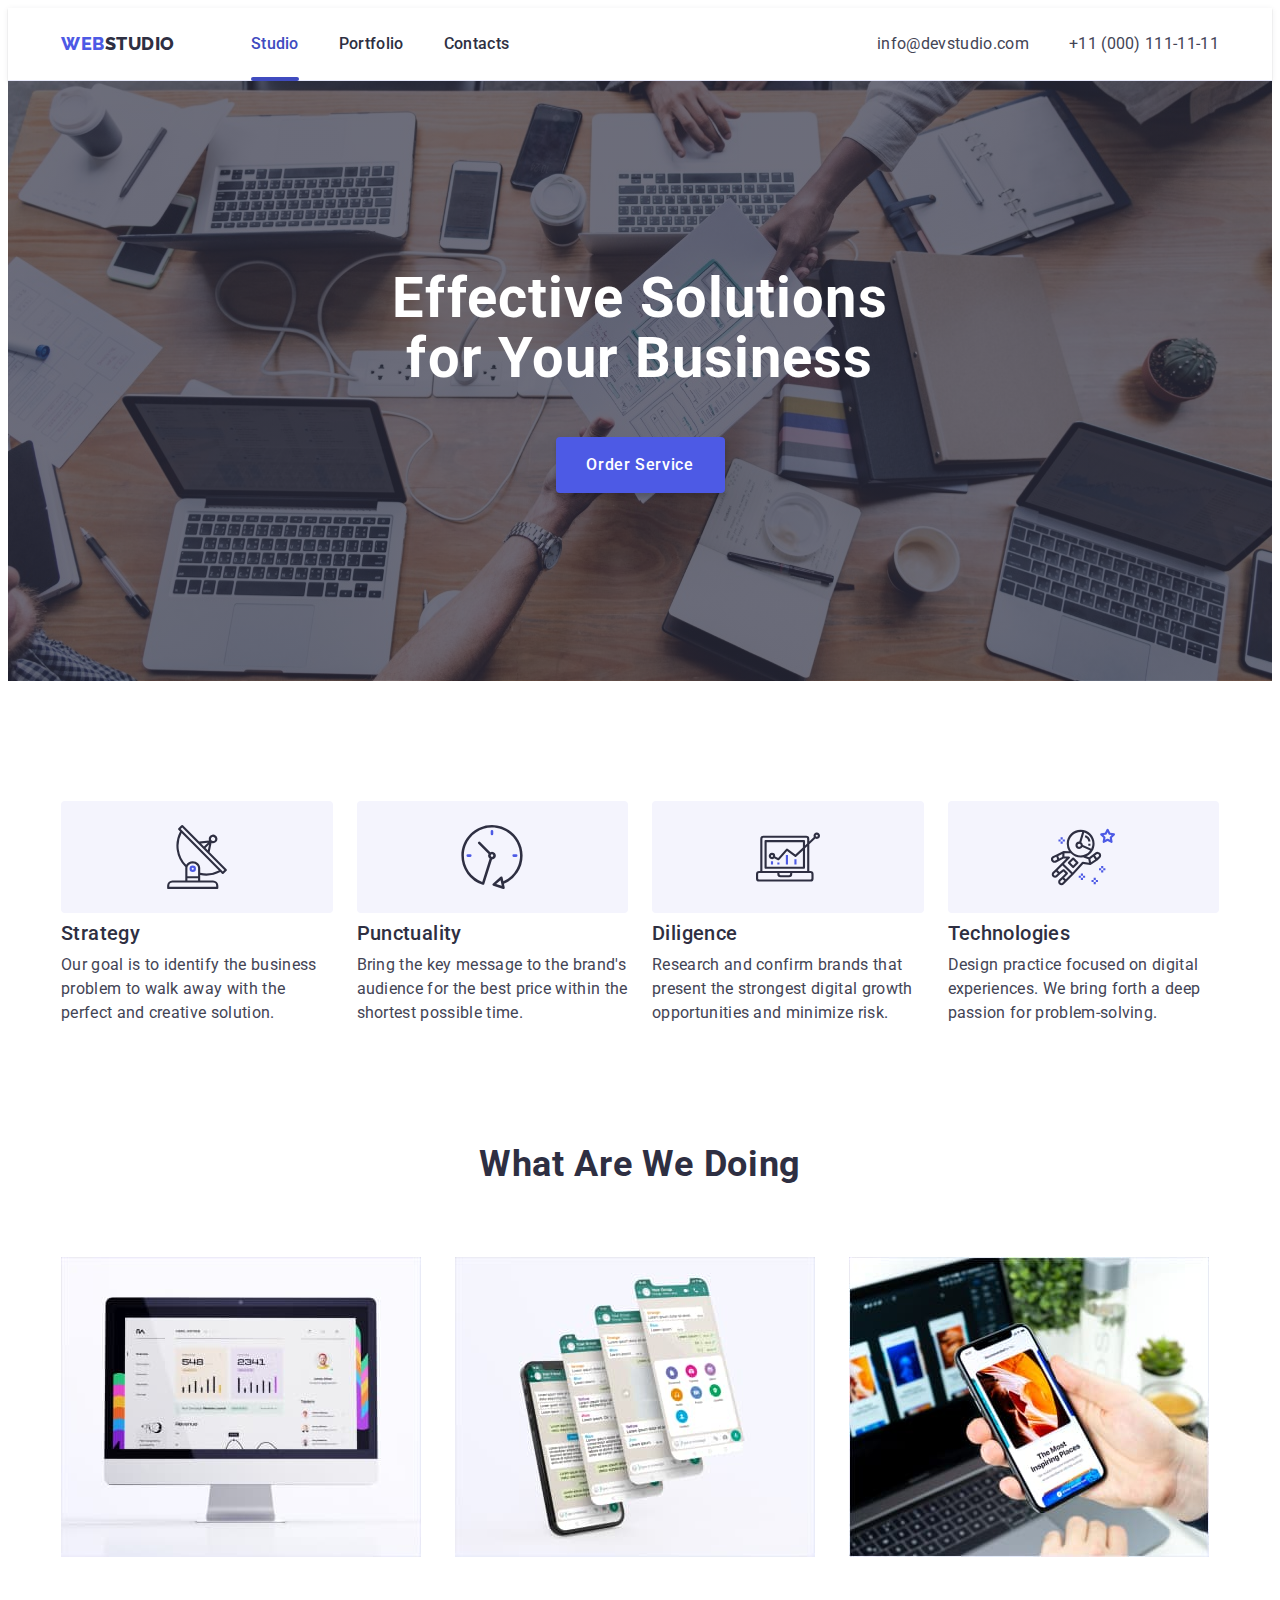
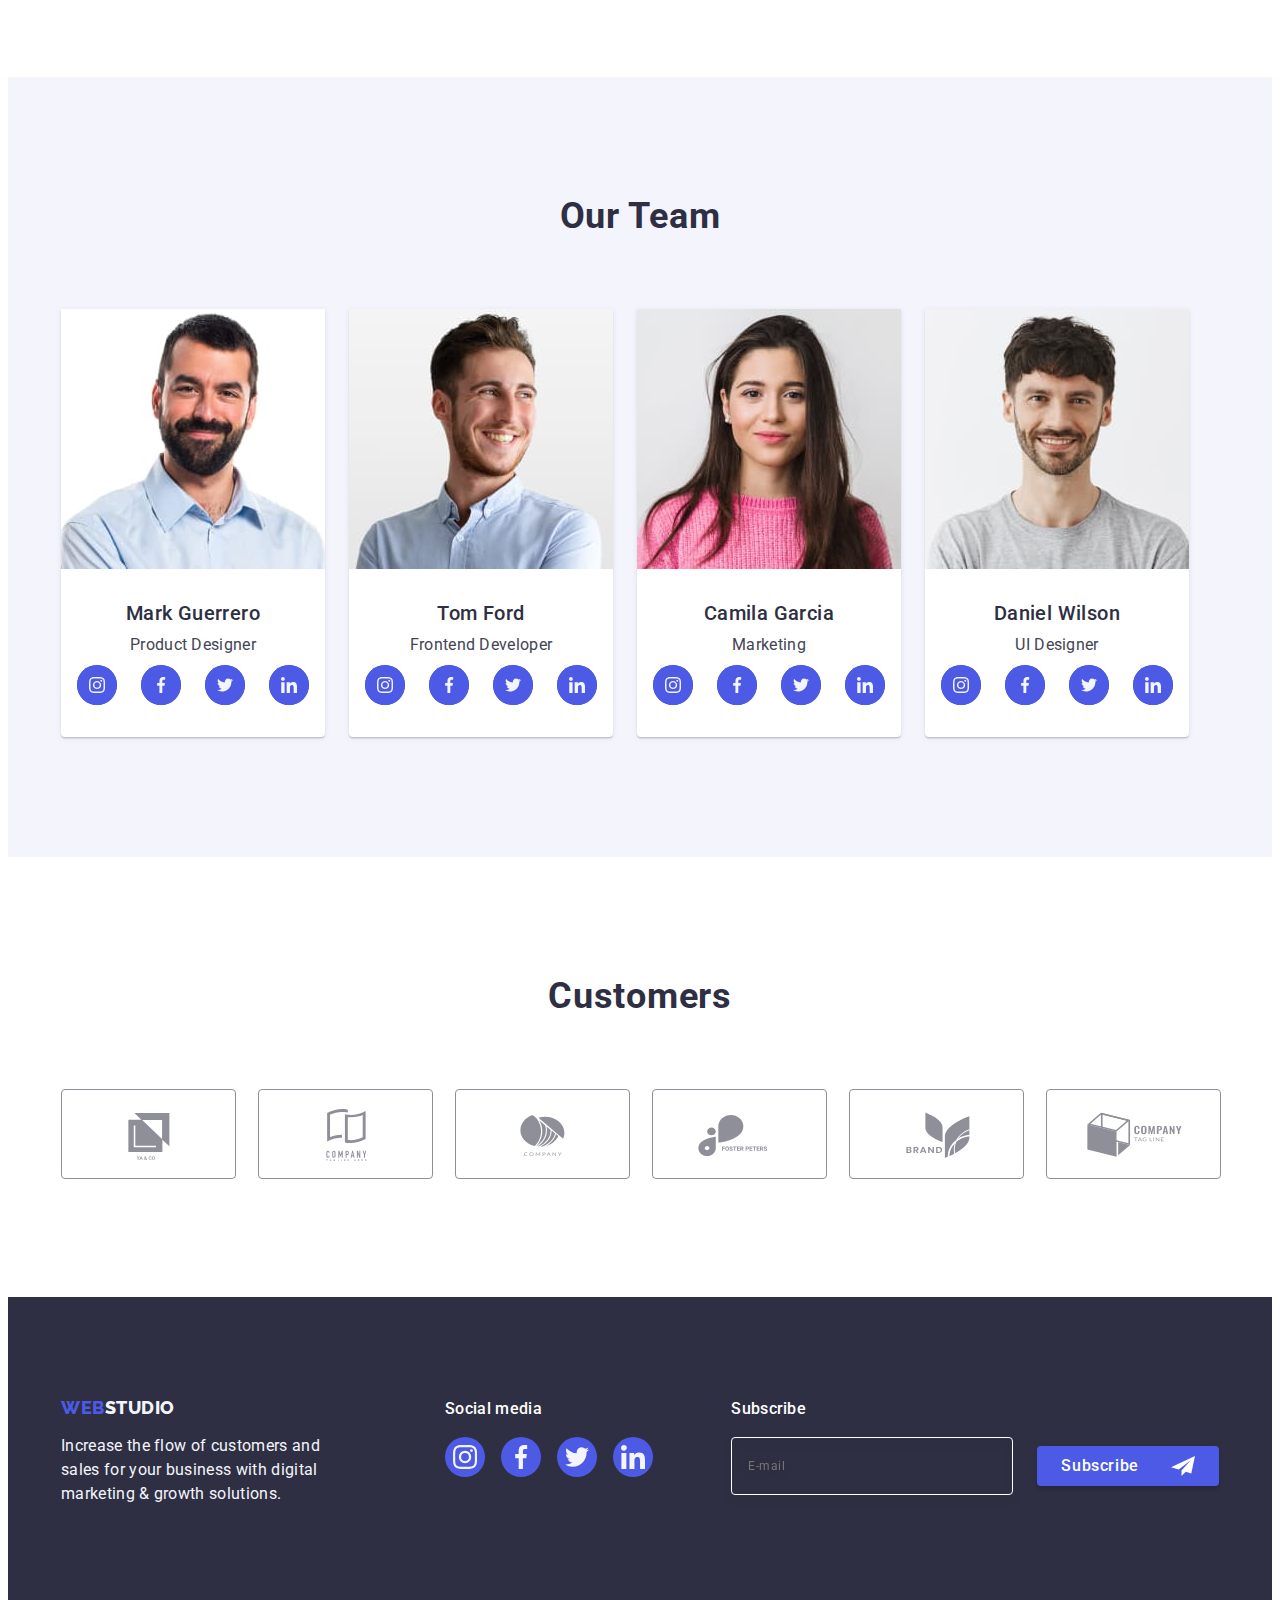
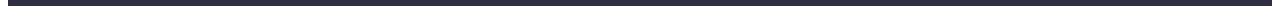
<file: index.html>
<!DOCTYPE html>
<html lang="en">
  <head>
    <meta charset="UTF-8" />
    <meta http-equiv="X-UA-Compatible" content="IE=edge" />
    <meta name="viewport" content="width=device-width, initial-scale=1.0" />
    <title>WEBSTUDIO</title>
    <link rel="preconnect" href="https://fonts.googleapis.com" />
    <link rel="preconnect" href="https://fonts.gstatic.com" crossorigin />
    <link
      href="https://fonts.googleapis.com/css2?family=Raleway:wght@800&family=Roboto:wght@400;500;700;900&display=swap"
      rel="stylesheet"
    />
    <link
      rel="stylesheet"
      href="https://cdnjs.cloudflare.com/ajax/libs/modern-normalize/2.0.0/modern-normalize.min.css"
      integrity="sha512-4xo8blKMVCiXpTaLzQSLSw3KFOVPWhm/TRtuPVc4WG6kUgjH6J03IBuG7JZPkcWMxJ5huwaBpOpnwYElP/m6wg=="
      crossorigin="anonymous"
      referrerpolicy="no-referrer"
    />
    <link rel="stylesheet" href="./css/styles.css" />
  </head>
  <body>
    <header class="header">
      <div class="header-container container">
        <nav class="header-nav">
          <a class="head-logo link" href="./index.html">
            Web<span class="header-logo">Studio</span>
          </a>
          <ul class="header-list list">
            <li class="header-item">
              <a class="header-link current link" href="./index.html">Studio</a>
            </li>
            <li class="header-item">
              <a class="header-link link" href="./portfolio.html">Portfolio</a>
            </li>
            <li class="header-item">
              <a class="header-link link" href="">Contacts</a>
            </li>
          </ul>
        </nav>
        <address class="address">
          <ul class="address-list list">
            <li class="address-item">
              <a class="address-link link" href="mailto:info@devstudio.com"
                >info@devstudio.com</a
              >
            </li>
            <li class="address-item">
              <a class="address-link link" href="tel:+110001111111"
                >+11 (000) 111-11-11</a
              >
            </li>
          </ul>
        </address>
      </div>
    </header>
    <main class="main">
      <section class="hero">
        <div class="container">
          <h1 class="hero-title">Effective Solutions for Your Business</h1>
          <button class="hero-button" type="button" data-modal-open>
            Order Service
          </button>
        </div>
      </section>

      <section class="features">
        <div class="container">
          <h2 class="visually-hidden" hidden>Our features</h2>
          <ul class="features-list list">
            <li class="features-item">
              <div class="features-icon-box">
                <svg class="features-icon" width="64" height="64">
                  <use href="./images/icons.svg#icon-antenna-1"></use>
                </svg>
              </div>

              <h3 class="title-h-three">Strategy</h3>
              <p class="desc-item">
                Our goal is to identify the business problem to walk away with
                the perfect and creative solution.
              </p>
            </li>

            <li class="features-item">
              <div class="features-icon-box">
                <svg class="features-icon" width="64" height="64">
                  <use href="./images/icons.svg#icon-clock-1"></use>
                </svg>
              </div>
              <h3 class="title-h-three">Punctuality</h3>
              <p class="desc-item">
                Bring the key message to the brand's audience for the best price
                within the shortest possible time.
              </p>
            </li>
            <li class="features-item">
              <div class="features-icon-box">
                <svg class="features-icon" width="64" height="64">
                  <use href="./images/icons.svg#icon-diagram-1"></use>
                </svg>
              </div>
              <h3 class="title-h-three">Diligence</h3>
              <p class="desc-item">
                Research and confirm brands that present the strongest digital
                growth opportunities and minimize risk.
              </p>
            </li>
            <li class="features-item">
              <div class="features-icon-box">
                <svg class="features-icon" width="64" height="64">
                  <use href="./images/icons.svg#icon-astronaut-1"></use>
                </svg>
              </div>
              <h3 class="title-h-three">Technologies</h3>
              <p class="desc-item">
                Design practice focused on digital experiences. We bring forth a
                deep passion for problem-solving.
              </p>
            </li>
          </ul>
        </div>
      </section>

      <section class="works">
        <div class="container">
          <h2 class="title-h-two">What are we doing</h2>

          <ul class="work-list list">
            <li class="work-item">
              <img
                class="img"
                src="./images/imeges1.jpg"
                alt="works"
                width="360"
                height="300"
              />
            </li>
            <li class="work-item">
              <img
                class="img"
                src="./images/imeges2.jpg"
                alt="works"
                width="360"
                height="300"
              />
            </li>
            <li class="work-item">
              <img
                class="img"
                src="./images/imeges3.jpg"
                alt="works"
                width="360"
                height="300"
              />
            </li>
          </ul>
        </div>
      </section>

      <section class="team">
        <div class="container">
          <h2 class="title-h-two">Our Team</h2>

          <ul class="team-list list">
            <li class="team-personal">
              <img
                class="img"
                src="./images/mark.jpg"
                alt="staff"
                width="264"
                height="260"
              />
              <div class="team-name">
                <h3 class="title-h-three title-name">Mark Guerrero</h3>
                <p class="desc-item">Product Designer</p>
                <ul class="team-soc-list list">
                  <li class="team-soc-item">
                    <a
                      href="https://www.instagram.com/"
                      class="team-soc-link link"
                      target="_blank"
                      rel="noopener noreferrer"
                    >
                      <svg class="team-soc-icon" width="16" height="16">
                        <use href="./images/icons.svg#icon-instagram-2"></use>
                      </svg>
                    </a>
                  </li>
                  <li class="team-soc-item">
                    <a
                      href="https://www.facebook.com/"
                      class="team-soc-link link"
                      target="_blank"
                      rel="noopener noreferrer"
                    >
                      <svg class="team-soc-icon" width="16" height="16">
                        <use href="./images/icons.svg#icon-facebook-1"></use>
                      </svg>
                    </a>
                  </li>
                  <li class="team-soc-item">
                    <a
                      href="https://twitter.com/"
                      class="team-soc-link link"
                      target="_blank"
                      rel="noopener noreferrer"
                    >
                      <svg class="team-soc-icon" width="16" height="16">
                        <use href="./images/icons.svg#icon-twitter-1"></use>
                      </svg>
                    </a>
                  </li>
                  <li class="team-soc-item">
                    <a
                      href="https://www.linkedin.com/"
                      class="team-soc-link link"
                      target="_blank"
                      rel="noopener noreferrer"
                    >
                      <svg class="team-soc-icon" width="16" height="16">
                        <use href="./images/icons.svg#icon-linkedin-1"></use>
                      </svg>
                    </a>
                  </li>
                </ul>
              </div>
            </li>
            <li class="team-personal">
              <img
                class="img"
                src="./images/tom.jpg"
                alt="staff"
                width="264"
                height="260"
              />
              <div class="team-name">
                <h3 class="title-h-three title-name">Tom Ford</h3>
                <p class="desc-item">Frontend Developer</p>
                <ul class="team-soc-list list">
                  <li class="team-soc-item">
                    <a
                      href="https://www.instagram.com/"
                      class="team-soc-link link"
                      target="_blank"
                      rel="noopener noreferrer"
                    >
                      <svg class="team-soc-icon" width="16" height="16">
                        <use href="./images/icons.svg#icon-instagram-2"></use>
                      </svg>
                    </a>
                  </li>
                  <li class="team-soc-item">
                    <a
                      href="https://www.facebook.com/"
                      class="team-soc-link link"
                      target="_blank"
                      rel="noopener noreferrer"
                    >
                      <svg class="team-soc-icon" width="16" height="16">
                        <use href="./images/icons.svg#icon-facebook-1"></use>
                      </svg>
                    </a>
                  </li>
                  <li class="team-soc-item">
                    <a
                      href="https://twitter.com/"
                      class="team-soc-link link"
                      target="_blank"
                      rel="noopener noreferrer"
                    >
                      <svg class="team-soc-icon" width="16" height="16">
                        <use href="./images/icons.svg#icon-twitter-1"></use>
                      </svg>
                    </a>
                  </li>
                  <li class="team-soc-item">
                    <a
                      href="https://www.linkedin.com/"
                      class="team-soc-link link"
                      target="_blank"
                      rel="noopener noreferrer"
                    >
                      <svg class="team-soc-icon" width="16" height="16">
                        <use href="./images/icons.svg#icon-linkedin-1"></use>
                      </svg>
                    </a>
                  </li>
                </ul>
              </div>
            </li>
            <li class="team-personal">
              <img
                class="img"
                src="./images/camila.jpg"
                alt="staff"
                width="264"
                height="260"
              />
              <div class="team-name">
                <h3 class="title-h-three title-name">Camila Garcia</h3>
                <p class="desc-item">Marketing</p>
                <ul class="team-soc-list list">
                  <li class="team-soc-item">
                    <a
                      href="https://www.instagram.com/"
                      class="team-soc-link link"
                      target="_blank"
                      rel="noopener noreferrer"
                    >
                      <svg class="team-soc-icon" width="16" height="16">
                        <use href="./images/icons.svg#icon-instagram-2"></use>
                      </svg>
                    </a>
                  </li>
                  <li class="team-soc-item">
                    <a
                      href="https://www.facebook.com/"
                      class="team-soc-link link"
                      target="_blank"
                      rel="noopener noreferrer"
                    >
                      <svg class="team-soc-icon" width="16" height="16">
                        <use href="./images/icons.svg#icon-facebook-1"></use>
                      </svg>
                    </a>
                  </li>
                  <li class="team-soc-item">
                    <a
                      href="https://twitter.com/"
                      class="team-soc-link link"
                      target="_blank"
                      rel="noopener noreferrer"
                    >
                      <svg class="team-soc-icon" width="16" height="16">
                        <use href="./images/icons.svg#icon-twitter-1"></use>
                      </svg>
                    </a>
                  </li>
                  <li class="team-soc-item">
                    <a
                      href="https://www.linkedin.com/"
                      class="team-soc-link link"
                      target="_blank"
                      rel="noopener noreferrer"
                    >
                      <svg class="team-soc-icon" width="16" height="16">
                        <use href="./images/icons.svg#icon-linkedin-1"></use>
                      </svg>
                    </a>
                  </li>
                </ul>
              </div>
            </li>
            <li class="team-personal">
              <img
                class="img"
                src="./images/daniel.jpg"
                alt="staff"
                width="264"
                height="260"
              />
              <div class="team-name">
                <h3 class="title-h-three title-name">Daniel Wilson</h3>
                <p class="desc-item">UI Designer</p>
                <ul class="team-soc-list list">
                  <li class="team-soc-item">
                    <a
                      href="https://www.instagram.com/"
                      class="team-soc-link link"
                      target="_blank"
                      rel="noopener noreferrer"
                    >
                      <svg class="team-soc-icon" width="16" height="16">
                        <use href="./images/icons.svg#icon-instagram-2"></use>
                      </svg>
                    </a>
                  </li>
                  <li class="team-soc-item">
                    <a
                      href="https://www.facebook.com/"
                      class="team-soc-link link"
                      target="_blank"
                      rel="noopener noreferrer"
                    >
                      <svg class="team-soc-icon" width="16" height="16">
                        <use href="./images/icons.svg#icon-facebook-1"></use>
                      </svg>
                    </a>
                  </li>
                  <li class="team-soc-item">
                    <a
                      href="https://twitter.com/"
                      class="team-soc-link link"
                      target="_blank"
                      rel="noopener noreferrer"
                    >
                      <svg class="team-soc-icon" width="16" height="16">
                        <use href="./images/icons.svg#icon-twitter-1"></use>
                      </svg>
                    </a>
                  </li>
                  <li class="team-soc-item">
                    <a
                      href="https://www.linkedin.com/"
                      class="team-soc-link link"
                      target="_blank"
                      rel="noopener noreferrer"
                    >
                      <svg class="team-soc-icon" width="16" height="16">
                        <use href="./images/icons.svg#icon-linkedin-1"></use>
                      </svg>
                    </a>
                  </li>
                </ul>
              </div>
            </li>
          </ul>
        </div>
      </section>

      <section class="customers">
        <div class="customers-container container">
          <h2 class="title-h-two">Customers</h2>

          <ul class="customers-list list">
            <li class="customers-item">
              <a href="" class="customers-link link">
                <svg class="customers-icon" width="104" height="56">
                  <use href="./images/icons.svg#icon-Logo"></use>
                </svg>
              </a>
            </li>
            <li class="customers-item">
              <a href="" class="customers-link link">
                <svg class="customers-icon" width="104" height="56">
                  <use href="./images/icons.svg#icon-Logo-1"></use>
                </svg>
              </a>
            </li>
            <li class="customers-item">
              <a href="" class="customers-link link">
                <svg class="customers-icon" width="104" height="56">
                  <use href="./images/icons.svg#icon-Logo-2"></use>
                </svg>
              </a>
            </li>
            <li class="customers-item">
              <a href="" class="customers-link link">
                <svg class="customers-icon" width="104" height="56">
                  <use href="./images/icons.svg#icon-Logo-3"></use>
                </svg>
              </a>
            </li>
            <li class="customers-item">
              <a href="" class="customers-link link">
                <svg class="customers-icon" width="104" height="56">
                  <use href="./images/icons.svg#icon-Logo-4"></use>
                </svg>
              </a>
            </li>
            <li class="customers-item">
              <a href="" class="customers-link link">
                <svg class="customers-icon" width="104" height="56">
                  <use href="./images/icons.svg#icon-Logo-5"></use>
                </svg>
              </a>
            </li>
          </ul>
        </div>
      </section>
    </main>

    <footer class="footer">
      <div class="container footer-container">
        <div class="footer-logo-container">
          <a class="head-logo link" href="./index.html">
            Web<span class="footer-logo">Studio</span></a
          >
          <p class="footer-text">
            Increase the flow of customers and sales for your business with
            digital marketing & growth solutions.
          </p>
        </div>
        <div class="footer-soc-container">
          <p class="footer-soc-text">Social media</p>
          <ul class="footer-soc-list list">
            <li class="footer-soc-item">
              <a
                href="https://www.instagram.com/"
                class="footer-soc-link link"
                target="_blank"
                rel="noopener noreferrer"
              >
                <svg class="footer-soc-icon" width="24" height="24">
                  <use href="./images/icons.svg#icon-instagram-2"></use>
                </svg>
              </a>
            </li>
            <li class="footer-soc-item">
              <a
                href="https://www.facebook.com/"
                class="footer-soc-link link"
                target="_blank"
                rel="noopener noreferrer"
              >
                <svg class="footer-soc-icon" width="24" height="24">
                  <use href="./images/icons.svg#icon-facebook-1"></use>
                </svg>
              </a>
            </li>
            <li class="footer-soc-item">
              <a
                href="https://twitter.com/"
                class="footer-soc-link link"
                target="_blank"
                rel="noopener noreferrer"
              >
                <svg class="footer-soc-icon" width="24" height="24">
                  <use href="./images/icons.svg#icon-twitter-1"></use>
                </svg>
              </a>
            </li>
            <li class="footer-soc-item">
              <a
                href="https://www.linkedin.com/"
                class="footer-soc-link link"
                target="_blank"
                rel="noopener noreferrer"
              >
                <svg class="footer-soc-icon" width="24" height="24">
                  <use href="./images/icons.svg#icon-linkedin-1"></use>
                </svg>
              </a>
            </li>
          </ul>
        </div>
        <div class="footer-subscribe-block">
          <p class="footer-media">Subscribe</p>
          <form class="subscribe" name="subscribe" autocomplete="off">
            <label class="footer-subs-label">
              <input
              class="e-mail"
              type="email"
              name="email"
              placeholder="E-mail"
              required
            />
          </label>
              <button class="footer-btn-subs" type="submit">
              Subscribe
              <svg class="icon-btn-subs" width="24" height="24">
                <use href="./images/icons.svg#icon-icon-send"></use>
              </svg>
            </button>
                 
          </form>
        </div>
      </div>
    </footer>
    <div class="backdrop is-hidden" data-modal>
      <div class="modal">
        <button type="button" class="modal-close" data-modal-close>
          <svg class="modal-close-icon" width="8" height="8">
            <use href="./images/icons.svg#icon-Vector-1"></use>
          </svg>
        </button>
        
          <p class="modal-title">
            Leave your contacts and we will call you back
          </p>
          <form>
            
          <div class="modal-form-item">
                
             <label class="modal-info" for="user-name">
              <span class="modal-label">Name</span>
              </label>
           <div class="modal-input-cont">
            <input
                class="modal-input"
                type="text"
                name="user-name"
                id="user-name"
                required
                minlength="2"
              />
              <svg class="icon-form" width="18" height="24">
                <use href="./images/icons.svg#icon-person-icon"></use>
              </svg>
          </div>
              
           
          </div>

          
          <div class="modal-form-item">
            <label class="modal-info" for="user-phone">
              <span class="modal-label">Phone</span>
            </label>
          
          <div class="modal-input-cont">
            <input
              class="modal-input"
              type="tel"
              name="user-phone"
              id="user-phone"
              required
              minlength="10"
              maxlength="12"
            />
            <svg class="icon-form" width="18" height="24">
              <use href="./images/icons.svg#icon-phone-icon"></use>
            </svg>
          </div>
        </div>
        
        <div class="modal-form-item">
          <label class="modal-info" for="user-email">
            <span class="modal-label">Email</span>
          </label>
          <div class="modal-input-cont">
            <input
            class="modal-input"
            type="email"
            name="user-email"
            id="user-email"
            required
          />
          <svg class="icon-form" width="18" height="24">
            <use href="./images/icons.svg#icon-email-icon"></use>
          </svg>
          </div>
          
        </div>
        <div class="modal-form-comment">           
          <label class="modal-info" for="user-comment">
            <span class="modal-label">Comment</span>
          </label>
          <textarea
            class="modal-comment"
            name="user-comment"
            id="user-comment"
            rows="5"
            placeholder="Text input"
          >
        </textarea>
      </div>
        <div class="check-cont">
          <input
              class="modal-input-agree visually-hidden"
              id="user-privacy"
              type="checkbox"
              name="user-privacy"
              value="true"
              required
            /> 
          
          
          <label class="modal-form-agree" for="user-privacy">
           
            <span class="check-text"
            > 
            <svg class="icon-agree" width="10" height="8">
              <use href="./images/icons.svg#icon-checkbox"></use>
            </svg>
            </span>
            I accept the terms and conditions of the
            
            <a class="link-policy" href="">Privacy Policy</a>
         
        </label>

        
            
        </div>
        <button class="modal-form-btn" type="submit">Send</button>
         
        </form>
                  
        </div>
          
            
         
        
      
    </div>
    <script src="./js/modal.js"></script>
  </body>
</html>
</file>
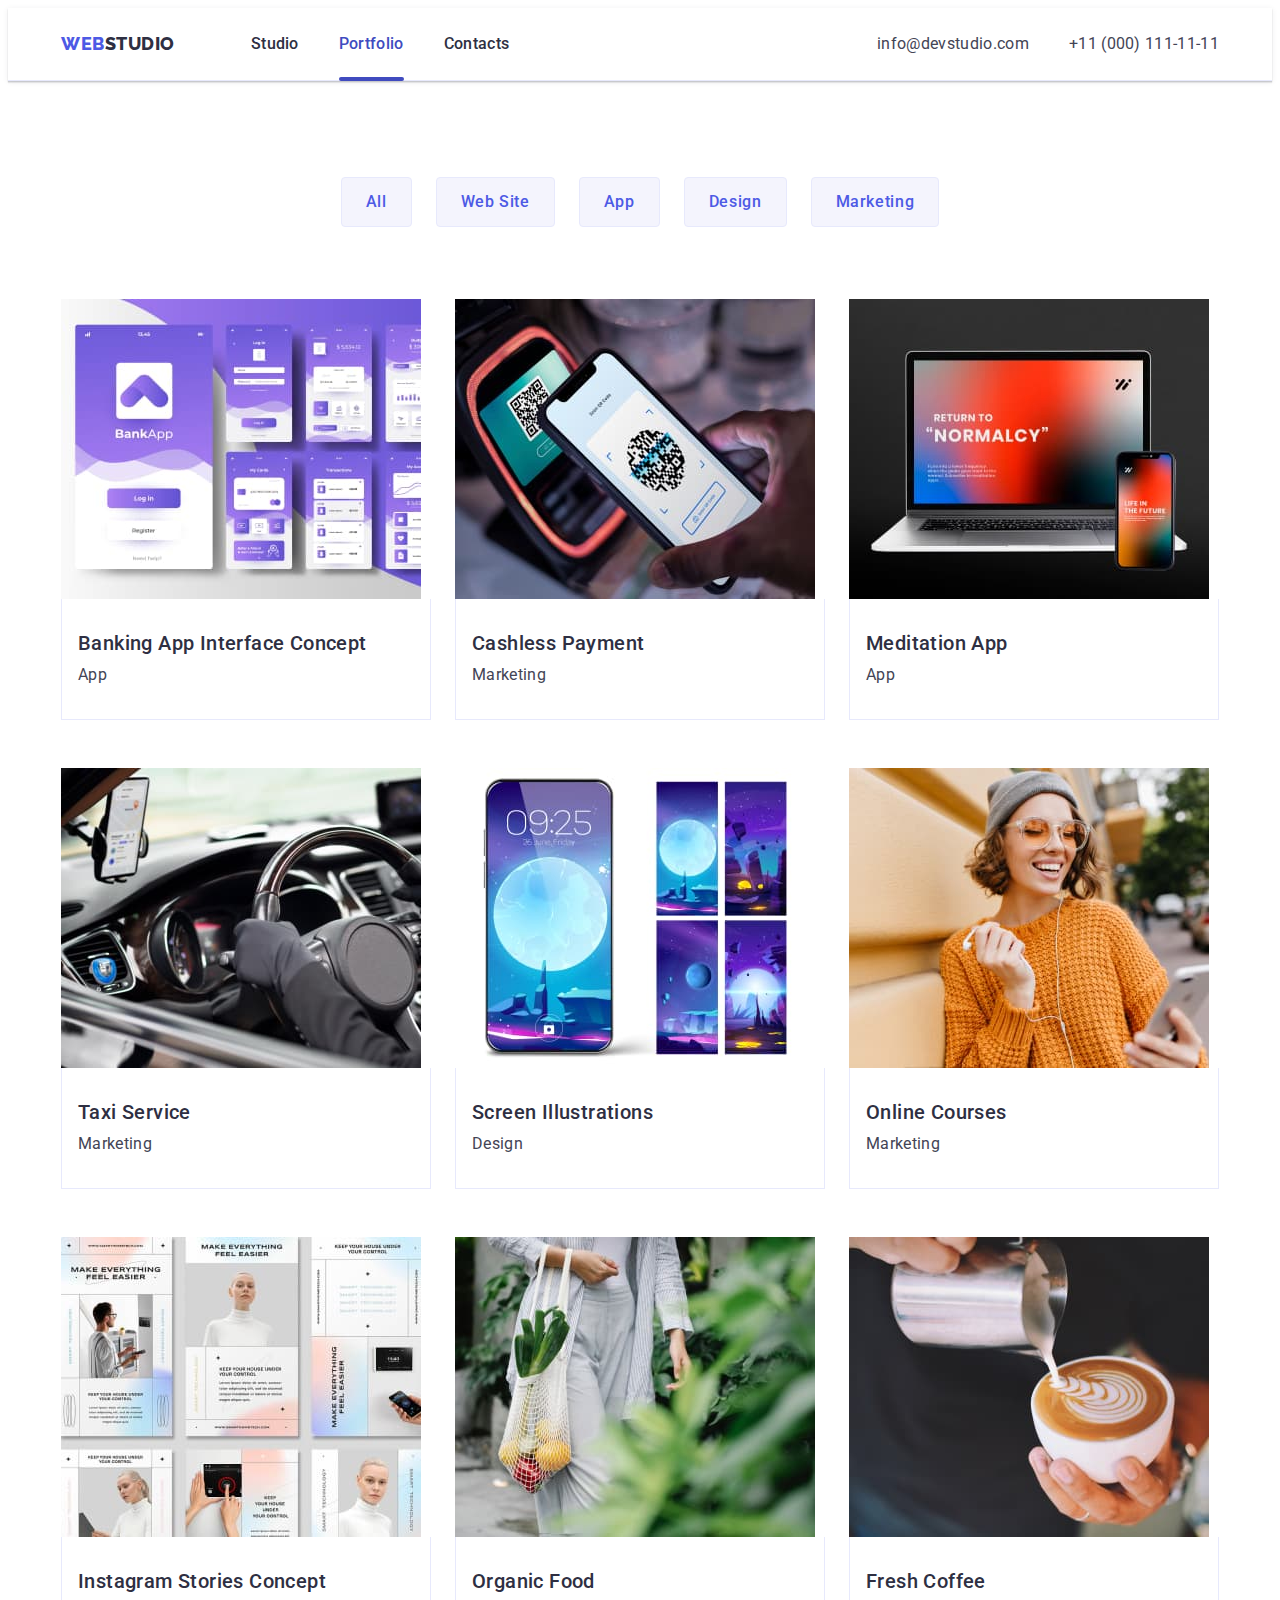
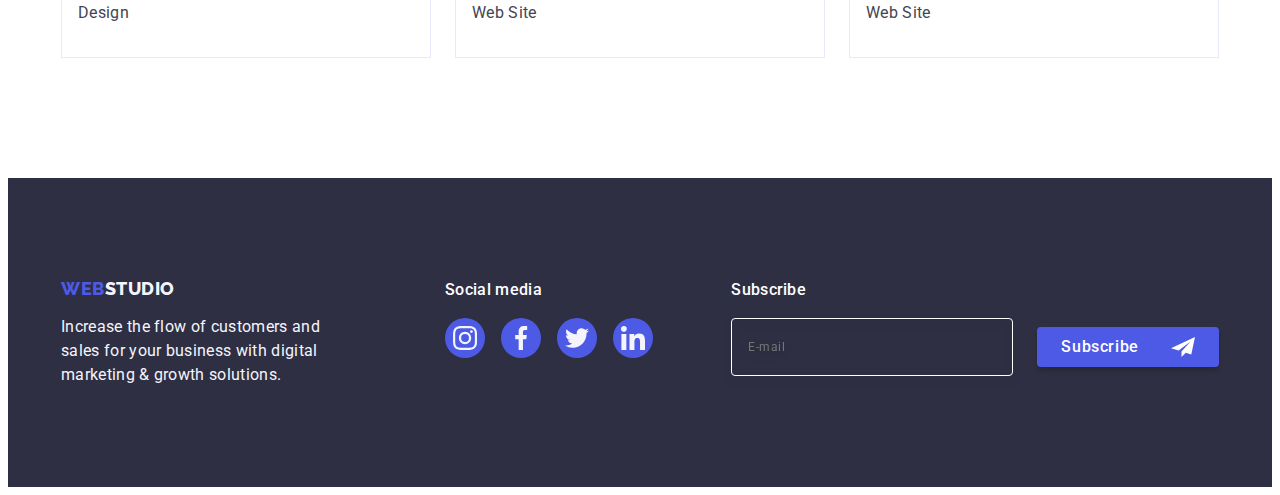
<file: portfolio.html>
<!DOCTYPE html>
<html lang="en">
  <head>
    <meta charset="UTF-8" />
    <meta http-equiv="X-UA-Compatible" content="IE=edge" />
    <meta name="viewport" content="width=device-width, initial-scale=1.0" />
    <title>WEBSTUDIO</title>
    <link rel="preconnect" href="https://fonts.googleapis.com" />
    <link rel="preconnect" href="https://fonts.gstatic.com" crossorigin />
    <link
      href="https://fonts.googleapis.com/css2?family=Raleway:wght@800&family=Roboto:wght@400;500;700;900&display=swap"
      rel="stylesheet"
    />
    <link
      rel="stylesheet"
      href="https://cdnjs.cloudflare.com/ajax/libs/modern-normalize/2.0.0/modern-normalize.min.css"
      integrity="sha512-4xo8blKMVCiXpTaLzQSLSw3KFOVPWhm/TRtuPVc4WG6kUgjH6J03IBuG7JZPkcWMxJ5huwaBpOpnwYElP/m6wg=="
      crossorigin="anonymous"
      referrerpolicy="no-referrer"
    />
    <link rel="stylesheet" href="./css/styles.css" />
  </head>
  <body>
    <header class="header">
      <div class="header-container container">
        <nav class="header-nav">
          <a class="head-logo link" href="./index.html">
            Web<span class="header-logo">Studio</span>
          </a>
          <ul class="header-list list">
            <li class="header-item">
              <a class="header-link link" href="./index.html">Studio</a>
            </li>
            <li class="header-item">
              <a class="header-link current link" href="./portfolio.html"
                >Portfolio</a
              >
            </li>
            <li class="header-item">
              <a class="header-link link" href="">Contacts</a>
            </li>
          </ul>
        </nav>
        <address class="address">
          <ul class="address-list list">
            <li class="address-item">
              <a class="address-link link" href="mailto:info@devstudio.com"
                >info@devstudio.com</a
              >
            </li>
            <li class="address-item">
              <a class="address-link link" href="tel:+110001111111"
                >+11 (000) 111-11-11</a
              >
            </li>
          </ul>
        </address>
      </div>
    </header>
    <main class="main-portfolio">
      <section class="portfolio">
        <div class="container">
          <h1 class="hero-title" hidden>Portfolio</h1>
          <ul class="btn-list list">
            <li class="btn-item">
              <button class="btn-portfolio" type="button">All</button>
            </li>
            <li class="btn-item">
              <button class="btn-portfolio" type="button">Web Site</button>
            </li>
            <li class="btn-item">
              <button class="btn-portfolio" type="button">App</button>
            </li>
            <li class="btn-item">
              <button class="btn-portfolio" type="button">Design</button>
            </li>
            <li class="btn-item">
              <button class="btn-portfolio" type="button">Marketing</button>
            </li>
          </ul>

          <ul class="portfolio-list list">
            <li class="portfolio-item">
              <a class="portfolio-link link" href="">
                <div class="portfolio-box">
                  <img
                    class="img"
                    src="./images/porfolio/1.jpg"
                    alt="project"
                    width="360"
                    height="300"
                  />
                  <p class="portfolio-cover-text">
                    14 Stylish and User-Friendly App Design Concepts · Task
                    Manager App · Calorie Tracker App · Exotic Fruit Ecommerce
                    App · Cloud Storage App
                  </p>
                </div>
                <div class="portfolio-item-content">
                  <h2 class="title-h-three">Banking App Interface Concept</h2>
                  <p class="desc-item">App</p>
                </div>
              </a>
            </li>

            <li class="portfolio-item">
              <a class="portfolio-link link" href="">
                <div class="portfolio-box">
                  <img
                    class="img"
                    src="./images/porfolio/2.jpg"
                    alt="project"
                    width="360"
                    height="300"
                  />
                  <p class="portfolio-cover-text">
                    14 Stylish and User-Friendly App Design Concepts · Task
                    Manager App · Calorie Tracker App · Exotic Fruit Ecommerce
                    App · Cloud Storage App
                  </p>
                </div>
                <div class="portfolio-item-content">
                  <h2 class="title-h-three">Cashless Payment</h2>
                  <p class="desc-item">Marketing</p>
                </div>
              </a>
            </li>

            <li class="portfolio-item">
              <a class="portfolio-link link" href="">
                <div class="portfolio-box">
                  <img
                    class="img"
                    src="./images/porfolio/3.jpg"
                    alt="project"
                    width="360"
                    height="300"
                  />
                  <p class="portfolio-cover-text">
                    14 Stylish and User-Friendly App Design Concepts · Task
                    Manager App · Calorie Tracker App · Exotic Fruit Ecommerce
                    App · Cloud Storage App
                  </p>
                </div>
                <div class="portfolio-item-content">
                  <h2 class="title-h-three">Meditation App</h2>
                  <p class="desc-item">App</p>
                </div>
              </a>
            </li>

            <li class="portfolio-item">
              <a class="portfolio-link link" href="">
                <div class="portfolio-box">
                  <img
                    class="img"
                    src="./images/porfolio/4.jpg"
                    alt="project"
                    width="360"
                    height="300"
                  />
                  <p class="portfolio-cover-text">
                    14 Stylish and User-Friendly App Design Concepts · Task
                    Manager App · Calorie Tracker App · Exotic Fruit Ecommerce
                    App · Cloud Storage App
                  </p>
                </div>
                <div class="portfolio-item-content">
                  <h2 class="title-h-three">Taxi Service</h2>
                  <p class="desc-item">Marketing</p>
                </div>
              </a>
            </li>

            <li class="portfolio-item">
              <a class="portfolio-link link" href="">
                <div class="portfolio-box">
                  <img
                    class="img"
                    src="./images/porfolio/5.jpg"
                    alt="project"
                    width="360"
                    height="300"
                  />
                  <p class="portfolio-cover-text">
                    14 Stylish and User-Friendly App Design Concepts · Task
                    Manager App · Calorie Tracker App · Exotic Fruit Ecommerce
                    App · Cloud Storage App
                  </p>
                </div>
                <div class="portfolio-item-content">
                  <h2 class="title-h-three">Screen Illustrations</h2>
                  <p class="desc-item">Design</p>
                </div>
              </a>
            </li>

            <li class="portfolio-item">
              <a class="portfolio-link link" href="">
                <div class="portfolio-box">
                  <img
                    class="img"
                    src="./images/porfolio/6.jpg"
                    alt="project"
                    width="360"
                    height="300"
                  />
                  <p class="portfolio-cover-text">
                    14 Stylish and User-Friendly App Design Concepts · Task
                    Manager App · Calorie Tracker App · Exotic Fruit Ecommerce
                    App · Cloud Storage App
                  </p>
                </div>
                <div class="portfolio-item-content">
                  <h2 class="title-h-three">Online Courses</h2>
                  <p class="desc-item">Marketing</p>
                </div>
              </a>
            </li>

            <li class="portfolio-item">
              <a class="portfolio-link link" href="">
                <div class="portfolio-box">
                  <img
                    class="img"
                    src="./images/porfolio/7.jpg"
                    alt="project"
                    width="360"
                    height="300"
                  />
                  <p class="portfolio-cover-text">
                    14 Stylish and User-Friendly App Design Concepts · Task
                    Manager App · Calorie Tracker App · Exotic Fruit Ecommerce
                    App · Cloud Storage App
                  </p>
                </div>
                <div class="portfolio-item-content">
                  <h2 class="title-h-three">Instagram Stories Concept</h2>
                  <p class="desc-item">Design</p>
                </div>
              </a>
            </li>

            <li class="portfolio-item">
              <a class="portfolio-link link" href="">
                <div class="portfolio-box">
                  <img
                    class="img"
                    src="./images/porfolio/8.jpg"
                    alt="project"
                    width="360"
                    height="300"
                  />
                  <p class="portfolio-cover-text">
                    14 Stylish and User-Friendly App Design Concepts · Task
                    Manager App · Calorie Tracker App · Exotic Fruit Ecommerce
                    App · Cloud Storage App
                  </p>
                </div>
                <div class="portfolio-item-content">
                  <h2 class="title-h-three">Organic Food</h2>
                  <p class="desc-item">Web Site</p>
                </div>
              </a>
            </li>

            <li class="portfolio-item">
              <a class="portfolio-link link" href="">
                <div class="portfolio-box">
                  <img
                    class="img"
                    src="./images/porfolio/9.jpg"
                    alt="project"
                    width="360"
                    height="300"
                  />
                  <p class="portfolio-cover-text">
                    14 Stylish and User-Friendly App Design Concepts · Task
                    Manager App · Calorie Tracker App · Exotic Fruit Ecommerce
                    App · Cloud Storage App
                  </p>
                </div>
                <div class="portfolio-item-content">
                  <h2 class="title-h-three">Fresh Coffee</h2>
                  <p class="desc-item">Web Site</p>
                </div>
              </a>
            </li>
          </ul>
        </div>
      </section>
    </main>
    <footer class="footer">
      <div class="container footer-container">
        <div class="footer-logo-container">
          <a class="head-logo link" href="./index.html">
            Web<span class="footer-logo">Studio</span></a
          >
          <p class="footer-text">
            Increase the flow of customers and sales for your business with
            digital marketing & growth solutions.
          </p>
        </div>
        <div class="footer-soc-container">
          <p class="footer-soc-text">Social media</p>
          <ul class="footer-soc-list list">
            <li class="footer-soc-item">
              <a
                href="https://www.instagram.com/"
                class="footer-soc-link link"
                target="_blank"
                rel="noopener noreferrer"
              >
                <svg class="footer-soc-icon" width="24" height="24">
                  <use href="./images/icons.svg#icon-instagram-2"></use>
                </svg>
              </a>
            </li>
            <li class="footer-soc-item">
              <a
                href="https://www.facebook.com/"
                class="footer-soc-link link"
                target="_blank"
                rel="noopener noreferrer"
              >
                <svg class="footer-soc-icon" width="24" height="24">
                  <use href="./images/icons.svg#icon-facebook-1"></use>
                </svg>
              </a>
            </li>
            <li class="footer-soc-item">
              <a
                href="https://twitter.com/"
                class="footer-soc-link link"
                target="_blank"
                rel="noopener noreferrer"
              >
                <svg class="footer-soc-icon" width="24" height="24">
                  <use href="./images/icons.svg#icon-twitter-1"></use>
                </svg>
              </a>
            </li>
            <li class="footer-soc-item">
              <a
                href="https://www.linkedin.com/"
                class="footer-soc-link link"
                target="_blank"
                rel="noopener noreferrer"
              >
                <svg class="footer-soc-icon" width="24" height="24">
                  <use href="./images/icons.svg#icon-linkedin-1"></use>
                </svg>
              </a>
            </li>
          </ul>
        </div>
        <div class="footer-subscribe-block">
          <p class="footer-media">Subscribe</p>
          <form class="subscribe" name="subscribe" autocomplete="off">
            <label class="footer-subs-label">
              <input
              class="e-mail"
              type="email"
              name="email"
              placeholder="E-mail"
              required
            />
          </label>
              <button class="footer-btn-subs" type="submit">
              Subscribe
              <svg class="icon-btn-subs" width="24" height="24">
                <use href="./images/icons.svg#icon-icon-send"></use>
              </svg>
            </button>
         
            
            
           
          </form>
        </div>
      </div>
    </footer>
  </body>
</html>
</file>
<file: css/styles.css>
:root {
    --link-color-hover: #404bbf;
    --nav-item-color: #2e2f42;
    --address-list-color: #434455;
    --logo-color: #4d5ae5;
    --pf-btn-color: #f4f4fd;
    --background-color-one: #ffffff;
    --pf-btn-brd-color: #e7e9fc;
    --customer-icons-color: #8e8f99;
    --footer-icons-color: #31d0aa;
    --text-icon-color: #afb1b8;
    --modal-back-color: #fcfcfc;

}



body {
    font-family: "Roboto", sans-serif;
    color: var(--address-list-color);
    background-color: var(--background-color-one);
}

p, h1, h2, h3, h4, h5, h6 {
    margin: 0;
}

ul, ol {
    margin: 0;
    padding: 0;
}

.img {
    display: block;
}

.list {
    list-style: none;
    padding: 0;
    margin: 0;
}

.link {
    text-decoration: none;
}
.container {
    width: 1158px;
    padding: 0 15px;
    margin: 0 auto;
}

/**============Header===============**/
.visually-hidden {
    position: absolute;
        width: 1px;
        height: 1px;
        margin: -1px;
        border: 0;
        padding: 0;
        white-space: nowrap;
        clip-path: inset(100%);
        clip: rect(0 0 0 0);
        overflow: hidden;
}

.header {
    
    background-color: var(--background-color-one);
    border-bottom: 1px
    solid #e7e9fc;
    display: flex;
    box-shadow: 0px 2px 1px rgba(46, 47, 66, 0.08), 0px 1px 1px rgba(46, 47, 66, 0.16), 0px 1px 6px rgba(46, 47, 66, 0.08);
}

.header-container {
    display: flex;
    align-items: center;
    justify-content: space-between;
}
.header-nav {
display: flex;
align-items: center;
}
.head-logo {
    font-family: "Raleway", sans-serif;
    font-weight: 800;
    font-size: 18px;
    line-height: 1.17;    
    letter-spacing: 0.03em;
    text-transform: uppercase;
    color: var(--logo-color);
    margin-right: 76px; 
}

.header-link {
    display: block;
    position: relative;
    font-weight: 500;
    font-size: 16px;
    line-height: 1.5;
    letter-spacing: 0.02em;
    color: var(--nav-item-color);
    padding: 24px 0;
    transition: color 250ms cubic-bezier(0.4, 0, 0.2, 1);
}
.header-logo {
    color: var(--nav-item-color);
}
  
/* Menu Nav */

.header-link:hover,
.header-link:focus {
color: var(--link-color-hover);
}

.header-link.current::after {
    position: absolute;
    left: 0;
    bottom: -1px;
    display: block;
    content: "";
    width: 100%;
    height: 4px;
    border-radius: 2px;
    background-color: var(--link-color-hover);
    }

    .header-link.current {
    color: var(--link-color-hover);
    }
    
.header-list {
    display: flex;
    gap: 40px;
}

.header-list-item {
    font-weight: 400;
        font-size: 16px;
        line-height: 1.5;
        letter-spacing: 0.02em;
        color: var(--address-list-color);
}



.address-list {
    display: flex;
    gap: 40px;
    padding: 24px 0;
}

.address {
    
font-family: 'Roboto', sans-serif;
    font-style: normal;
    font-weight: 400;
    font-size: 16px;
    line-height: 1.5;
    letter-spacing: 0.02em;  
}

.address-link {
    color: var(--address-list-color);
    transition: color 250ms cubic-bezier(0.4, 0, 0.2, 1);
}
.address-link:hover,
.address-link:focus {
    color: #404bbf;
}

/**=========HERO==========**/

.hero {
    background-color: #2e2f42;
    padding: 188px 0;
    background-image: linear-gradient(rgba(46, 47, 66, 0.7), rgba(46, 47, 66, 0.7)), url(../images/hero-bg.jpg);
    background-repeat: no-repeat;
    background-position: center;
    background-size: cover;
    max-width: 1440px;
    margin: auto;
    
}

.hero-title {
font-family: "Roboto", sans-serif;
    font-size: 56px;
    line-height: 1.07;
    text-align: center;
    letter-spacing: 0.02em;
    color: var(--background-color-one);
    max-width: 496px;
    margin: 0 auto;
    margin-bottom: 48px;
    }
            
.hero-button {
    font-family: "Roboto", sans-serif;
        font-weight: 500;
        font-size: 16px;
        line-height: 1.5;
        letter-spacing: 0.04em;
        color: var(--background-color-one);
        cursor: pointer;
        display: block;
        min-width: 169px;
        height: 56px;
        background-color: var(--logo-color);
        box-shadow: 0px 4px 4px rgba(0, 0, 0, 0.15);
        border: none;
        border-radius: 4px;
        margin: 0 auto;
        transition: background-color 250ms cubic-bezier(0.4, 0, 0.2, 1);
}
.hero-button:hover,
.hero-button:focus {
    background-color: #404BBF;
}
/**=========Section 1==========**/

.features {
    padding: 120px 0;
}


.title-h-two {
    font-family: 'Roboto', sans-serif;
        font-weight: 700;
        font-size: 36px;
        line-height: 1.11;
        text-align: center;
        letter-spacing: 0.02em;
        text-transform: capitalize;
        color:var(--nav-item-color);
        margin-bottom: 72px;
       
}


.features-icon-box {
    display: flex;
    align-items: center;
    justify-content: center;
    height: 112px;
    background-color: var(--pf-btn-color);
    border-radius: 4px;
    margin-bottom: 8px;
    border: none;
}
.features-list {
    display: flex;
    gap: 24px;
 
}

.features-item {
    width: calc((100% - 72px) / 4);
}



.title-h-three {
    font-family: 'Roboto', sans-serif;
    font-weight: 500;
    font-size: 20px;
    line-height: 1.2;
    letter-spacing: 0.02em;   
    color:var(--nav-item-color);
    margin-bottom: 8px;   
}

.desc-item {
font-family: "Roboto", sans-serif;
    font-size: 16px;
    line-height: 1.5;
    letter-spacing: 0.02em;
    color: var(--address-list-color);
    margin: 0;
}
/**==========Section 2==========**/

.works {
    padding-bottom: 120px;
}
.work-list{
    display: flex;
    gap: 24px;

}

.work-item{
width: calc((100% - 48px) / 3);
}


/**===========Section 3=========**/

.team {
    background-color: #F4F4FD;
    padding: 120px 0;
}

.team-list {
    display: flex;
    gap: 24px;

}

.team-name {
    padding: 32px 16px;

}

.team-name > .desc-item{
    text-align: center;
    margin-bottom: 8px;
}

.title-name {
    text-align: center;
    margin-bottom: 8px
}

.team-personal {
    background-color: #FFFFFF;
    box-shadow: 0px 1px 6px rgba(46, 47, 66, 0.08), 0px 1px 1px rgba(46, 47, 66, 0.16), 0px 2px 1px rgba(46, 47, 66, 0.08);
    border-radius: 0px 0px 4px 4px;
}
.team-soc-list {
    display: flex;
    justify-content: center;
    gap: 24px;
}


.team-soc-item {
    width: 40px;
    height: 40px;
    border-radius: 50%;
    background-color: var(--logo-color);
}

.team-soc-link {
    width: 100%;
    height: 100%;
    border-radius: 50%;
    display: flex;
    align-items: center;
    justify-content: center;
    background-color: var(--logo-color);
    transition: background-color 250ms cubic-bezier(0.4, 0, 0.2, 1);
}

.team-soc-icon {
    fill: var(--pf-btn-color);
}

.team-soc-link:hover, .team-soc-link:focus {
    background-color: var(--link-color-hover);
}

/*Customers*/

.customers {
    padding-top: 120px;
    padding-bottom: 120px;
}

.customers-list {
    display: flex;
    gap: 24px;

}

.customers-item {
    width: calc((100% - 120px) / 6);  
    height: 88px;
}

.customers-link {
    width: 100%;
    height: 100%;
    border: 1px solid #8E8F99;
    border-radius: 4px;
    display: flex;
    align-items: center;
    justify-content: center;
    color: var(--customer-icons-color);
    transition: border-color 250ms cubic-bezier(0.4, 0, 0.2, 1),
        color 250ms cubic-bezier(0.4, 0, 0.2, 1);
}
.customers-icon {
    fill: currentColor;
}

.customers-link:hover, .customers-link:focus {
    color: #404BBF ;
    border-color: #404BBF;
}
.customers-link:hover .customers-icon,
.customers-link:focus .customers-icon {
    fill: #404BBF;
}

/* FOOTER */


.footer {
    background-color: var(--nav-item-color);
    padding: 100px 0;       
}

.footer-container {
    display: flex;
    align-items: baseline;
}

.footer-logo-container {
    margin-right: 120px;
}

.footer-logo-container .head-logo {
    display: inline-block;
    margin-bottom: 16px;
}

.footer-text {
    font-family: "Roboto", sans-serif;
    font-size: 16px;
    line-height: 24px;
    letter-spacing: 0.02em;
    color: var(--pf-btn-color);
    max-width: 264px;
}

.footer-logo {
    color: var(--pf-btn-color);
}

.footer-soc-container {
margin-right: auto;
}

.footer-soc-container .desc-item {
    color: var(--background-color-one);
    margin-bottom: 16px;
    font-weight: 500;
}

.footer-soc-text {
    font-family: 'Roboto';
        font-style: normal;
        font-weight: 500;
        font-size: 16px;
        line-height: 1.5;      
        letter-spacing: 0.02em;    
        color: var(--background-color-one);
        margin-bottom: 16px;
}

.footer-soc-list {
    display: flex;
    justify-content: center;
    gap: 16px;
}


.footer-soc-item {
    width: 40px;
    height: 40px;
    border-radius: 50%;
}


.footer-soc-link {
    width: 100%;
    height: 100%;
    border-radius: 50%;
    display: flex;
    align-items: center;
    justify-content: center;
    background-color: var(--logo-color);
    transition: background-color 250ms cubic-bezier(0.4, 0, 0.2, 1);
}

.footer-soc-icon {
    fill: var(--pf-btn-color);
}

.footer-soc-link:hover, .footer-soc-link:focus {
    background-color: #31D0AA;
}

.footer-subscribe-block {
    padding: 0;
}

.subscribe {
    display: flex;
    align-items: center;
    gap: 24px;
}

.e-mail {
    display: flex;
    align-items: center;
    width: 264px;
    height: 40px;
    padding: 8px 0 8px 16px;
    font-family: "Roboto", sans-serif;
    font-weight: 400;
    font-size: 12px;
    line-height: 1.5;
    letter-spacing: 0.04em;
    color: var(--background-color-one);
    border: 1px solid var(--background-color-one);
    outline: none;
    filter: drop-shadow(0px 4px 4px rgba(0, 0, 0, 0.15));
    border-radius: 4px;
    background-color: transparent;
}

.footer-btn-subs {
    display: flex;
    min-width: 165px;
    height: 40px;
    padding: 8px 24px;
    align-items: center;
    justify-content: center;
    gap: 16px;
    font-family: "Roboto", sans-serif;
    font-weight: 500;
    font-size: 16px;
    line-height: 1.5;
    letter-spacing: 0.04em;
    color: var(--background-color-one);
    cursor: pointer;
    background-color: var(--logo-color);
    border-radius: 4px;
    border: none;
    box-shadow: 0px 4px 4px rgba(0, 0, 0, 0.15);
    transition: background-color 250ms cubic-bezier(0.4, 0, 0.2, 1)
}

.icon-btn-subs {
    fill: currentColor;
    margin-left: 16px;
}

.footer-btn-subs:hover,
.footer-btn-subs:focus {
    background-color: var(--link-color-hover);
}

.footer-media {
    font-family: "Roboto";
    font-weight: 500;
    font-size: 16px;
    line-height: 24px;
    letter-spacing: 0.02em;
    color: var(--background-color-one);
    margin-bottom: 16px;
}

/* PORTFOLIO */

.portfolio{
padding: 96px 0 120px;
}


.portfolio-list {
    display: flex;
    flex-wrap: wrap;
    column-gap: 24px;
    row-gap: 48px;
}



.portfolio-item {
    width: calc((100% - 48px) / 3);
}

.portfolio-link:hover .portfolio-cover-text,
.portfolio-link:focus .portfolio-cover-text {
    transform: translateY(0%)

}

.portfolio-link {
    display: block;
    transition: box-shadow 250ms cubic-bezier(0.4, 0, 0.2, 1);

}

.portfolio-link:hover, .portfolio-link:focus {
    
    box-shadow: 0px 1px 6px rgba(46, 47, 66, 0.08), 0px 1px 1px rgba(46, 47, 66, 0.16), 0px 2px 1px rgba(46, 47, 66, 0.08);
}
.portfolio-item-content {
    padding: 32px 16px;
    border: 1px solid var(--pf-btn-brd-color);
    border-top: none;
    }

.btn-list {
    display: flex;
    justify-content: center;
    gap: 24px;
    margin-bottom: 72px;
}

.btn-portfolio {
    padding: 12px 24px;
    font-family: 'Roboto', sans-serif;
    font-weight: 500;
    font-size: 16px;
    line-height: 1.5;
    text-align: center;
    letter-spacing: 0.04em;
    color:var(--logo-color);
    background-color: var(--pf-btn-color);
    border: 1px solid #E7E9FC;
    border-radius: 4px;
    cursor: pointer;
    display: flex;
    justify-content: center;
    gap: 24px;
    transition: color 250ms cubic-bezier(0.4, 0, 0.2, 1),
        background-color 250ms cubic-bezier(0.4, 0, 0.2, 1),
        border-color 250ms cubic-bezier(0.4, 0, 0.2, 1),
        box-shadow 250ms cubic-bezier(0.4, 0, 0.2, 1);;        
}

.btn-portfolio:hover,
.btn-portfolio:focus {
    border: 1px solid transparent;
    color: var(--background-color-one);
    background-color: var(--link-color-hover);
    box-shadow: 0px 3px 1px rgba(0, 0, 0, 0.1), 0px 2px 1px rgba(0, 0, 0, 0.08), 0px 2px 2px rgba(0, 0, 0, 0.12);
}
.footer .desc-item {
    color: var(--pf-btn-color);
}

.portfolio-box {
    position: relative;
    display: block;
    content: "";
    overflow: hidden;
}



.btn-portfolio:hover,
.btn-portfolio:focus {
    transform: translateY(0%);
}

.portfolio-cover-text {
    font-size: 16px;
    line-height: 1.5;
    letter-spacing: 0.02em;

    position: absolute;
    top: 0;
    color: var(--pf-btn-color);
    
    
    padding: 40px 32px;
    background-color: var(--logo-color);
    height: 100%;
    transform: translateY(100%);
    transition: transform 250ms cubic-bezier(0.4, 0, 0.2, 1);
}

/*---backdrop---*/

.backdrop {
    position: fixed;
    width: 100%;
    height: 100%;
    background-color: rgba(46, 47, 66, 0.4);
    top: 0;
    left: 0;
    transition: opacity 250ms cubic-bezier(0.4, 0, 0.2, 1), visibility 250ms cubic-bezier(0.4, 0, 0.2, 1);
}

.modal {
    position: absolute;
    top: 50%;
    left: 50%;
    transform: translate(-50%, -50%);
    transition: transform 300ms linear;
    width: 408px;
    min-height: 584px;
    background: var(--modal-back-color);
    box-shadow: 0px 1px 1px rgba(0, 0, 0, 0.14), 0px 1px 3px rgba(0, 0, 0, 0.12), 0px 2px 1px rgba(0, 0, 0, 0.2);
    border-radius: 4px;
    padding: 72px 24px 24px 24px;
    transition: transform 250ms cubic-bezier(0.4, 0, 0.2, 1);
}

.backdrop.is-hidden .modal {
    transform: translate(-50%, -50%) rotate(360deg) scale(0.5);
    opacity: (0,5);
}

.modal-close {
    padding: 0;
    cursor: pointer;
    position: absolute;
    top: 24px;
    right: 24px;
    width: 24px;
    height: 24px;
    border: 1px solid rgba(0, 0, 0, 0.1);
    background-color: var(--pf-btn-brd-color);
    border-radius: 50%;
    display: block;
    margin-left: auto;
    display: flex;
    align-items: center;
    justify-content: center;
    transition: background-color 250ms cubic-bezier(0.4, 0, 0.2, 1), 
    border 250ms cubic-bezier(0.4, 0, 0.2, 1);
}

.modal-close:hover,
.modal-close:focus {
    background-color: var(--link-color-hover);
    border: none;
}

.is-hidden {
    
    opacity: 0;
    pointer-events: none;
    visibility: hidden;
}

.modal-close-icon {
    fill: currentColor;
    transition: fill 250ms cubic-bezier(0.4, 0, 0.2, 1);
}

.modal-close:hover .modal-close-icon,
.modal-close:focus .modal-close-icon {
    fill: var(--background-color-one);
}

.modal-form-block {
    padding: 72px 24px 24px 24px;
    margin: 0;
}



.modal-title {
    display: block;
    padding: 0;
    margin-top: 0;
    margin-bottom: 16px;
    font-family: "Roboto", sans-serif;
    font-weight: 500;
    font-size: 16px;
    line-height: 24px;
    text-align: center;
    letter-spacing: 0.02em;
    color: var(--nav-item-color);
}

.modal-form {
    margin-bottom: 8px;
    position: relative;
    width: 100%;
    display: flex;
    flex-direction: column;
}

.modal-info {
    font-size: 12px;
    line-height: 1.17;
    letter-spacing: 0.04em;
    color: var(--customer-icons-color);
    display: block;
    margin-bottom: 4px;

}

.modal-input-cont {
    position: relative;
}

.modal-label {
    display: block;
    margin-bottom: 4px;
    font-family: "Roboto", sans-serif;
    font-weight: 400;
    font-size: 12px;
    line-height: 14px;
    letter-spacing: 0.04em;
    color: var(--customer-icons-color);
}

.modal-form-item {
    position: relative;
    margin-bottom: 8px;
}

.modal-form-comment {
    margin-bottom: 16px;
}

.check-cont {
    margin-bottom: 24px;
}

.modal-input {
    width: 100%;
    height: 40px;
    padding-left: 38px;
    border-radius: 4px;
    color: var(--nav-item-color);
    outline: none;
    transition: border-color 250ms cubic-bezier(0.4, 0, 0.2, 1);
    background-color: transparent;
    outline: transparent;
}

.modal-input:not(:placeholder-shown) {
    border: 1px solid rgba(46, 47, 66, 0.4);
  }

.modal-comment {
    width: 100%;
    height: 120px;
    font-size: 12px;
    line-height: 1.17;
    letter-spacing: 0.04em;
    color: rgba(46, 47, 66, 0.4);
    border: 1px solid rgba(46, 47, 66, 0.4);
    border-radius: 4px;
    background-color: transparent;
    padding:8px 16px;
    outline: transparent;
    resize: none;
    transition: border-color 250ms cubic-bezier(0.4, 0, 0.2, 1);    
}

.modal-comment::placeholder {
    color: rgba(46, 47, 66, 0.4);
}

.modal-form-agree {
    font-size: 12px;
    line-height: 1.17;
    letter-spacing: 0.04em;
    color: var(--customer-icons-color);

}

.icon-form {
    position: absolute;
    top: 50%;
    left: 16px;
    transform: translateY(-50%);
    fill: currentColor;
    transition: fill 250ms cubic-bezier(0.4, 0, 0.2, 1);
    pointer-events: none;
}

.modal-input:focus,
.modal-comment:focus {
    border: 1px solid var(--logo-color);
}

.modal-input:focus + .icon-form {
    fill: var(--logo-color);
}

/*--.modal-input-agree {
    position: relative;
    display: flex;
    justify-content: center;
    align-items: center;
    gap: 8px;
    margin-bottom: 24px;
}

.icon-agree {
    position: absolute;
    top: 50%;
    left: 13px;
    transform: translateY(-50%);
    opacity: 0;
    margin-bottom: 24px;
}

.modal-input-agree {
    -webkit-appearance: none;
    -moz-appearance: none;
    appearance: none;
    width: 16px;
    height: 16px;
    border: 1px solid rgba(46, 47, 66, 0.4);
    border-radius: 2px;
    transition: 250ms cubic-bezier(0.4, 0, 0.2, 1);
    cursor: pointer;
}--*/

.modal-input-agree:checked + .modal-form-agree > .check-text {
    background-color: var(--link-color-hover);
    border: none;
    fill: var(--pf-btn-color);
}

.check-text {
    width: 16px;
    height: 16px;
    border: 1px solid rgba(46, 47, 66, 0.4);
    border-radius: 2px;
    transition: background-color 250ms cubic-bezier(0.4, 0, 0.2, 1), border 250ms cubic-bezier(0.4, 0, 0.2, 1), fill 250ms cubic-bezier(0.4, 0, 0.2, 1);;
    display: inline-flex;
    align-items: center;
    justify-content: center;
    fill: transparent;
}


.link-policy {
    color: var(--logo-color);
}

.modal-form-btn {
    font-family: "Roboto", sans-serif;
    font-weight: 500;
    font-size: 16px;
    line-height: 1.5;
    letter-spacing: 0.04em;
    color: var(--background-color-one);
    cursor: pointer;
    display: block;
    min-width: 169px;
    height: 56px;
    background-color: var(--logo-color);
    box-shadow: 0px 4px 4px rgba(0, 0, 0, 0.15);
    border: none;
    border-radius: 4px;
    margin: 0 auto;
    transition: background-color 250ms cubic-bezier(0.4, 0, 0.2, 1);
}

.modal-form-btn:hover,
.modal-form-btn:focus {
    background-color: var(--link-color-hover);
}
</file>
